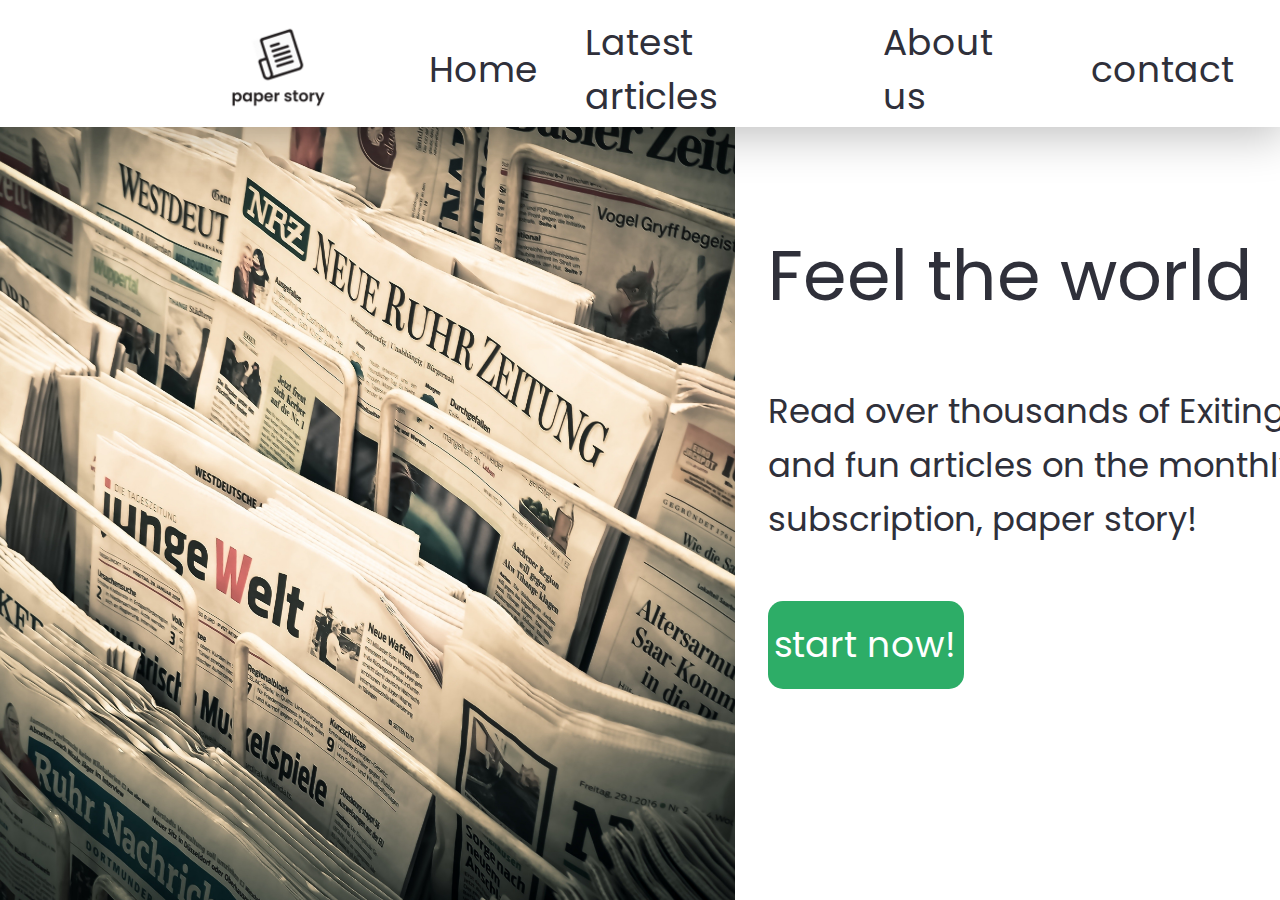
<file: index.html>
<!DOCTYPE html>
<html lang="en" dir="ltr">

<head>
  <meta charset="utf-8">
  <meta name="viewport" content="width=device-width, initial-scale=1">
  <meta http-equiv="X-UA-Compatible" content="ie=edge">
  <link rel="stylesheet" href="style.css">
  <link href="https://fonts.googleapis.com/css?family=Poppins&display=swap" rel="stylesheet">
  <link href="https://fonts.googleapis.com/css?family=Poppins:400,500&display=swap" rel="stylesheet">
  <link href="https://fonts.googleapis.com/css?family=Gochi+Hand&display=swap" rel="stylesheet">
  <link rel="stylesheet" href="https://stackpath.bootstrapcdn.com/bootstrap/4.3.1/css/bootstrap.min.css"
        integrity="sha384-ggOyR0iXCbMQv3Xipma34MD+dH/1fQ784/j6cY/iJTQUOhcWr7x9JvoRxT2MZw1T" crossorigin="anonymous">
  <link rel="stylesheet" href="media queries.css">
  <title>Papper Story</title>
</head>

<body id="body_index">
  <header class="navi">
    <nav class="rec_navi">
      <a href="home.html"><img class="logo" src="logo.png" alt="logo"></a>
      <a class="home_index" href="home.html">Home</a>
      <a class="latest_navi" href="#">Latest articles</a>
      <a class="abt_navi" href="#">About us</a>
      <a class="contact_navi" href="#">contact</a>
    </nav>
  </header>
  <div class="">
    <img class="back" src="background-landing.jpg" alt="background">
  </div>
  <div class="main_index">
    <div class="main_content_index">

      <p class="title_index">Feel the world</p>
      <p class="sub_title_index">Read over thousands of Exiting and fun articles on the monthly subscription, paper story!</p>

      <a href="home.html"><button class="start_button" type="button" name="start now"><a href="home.html" class="button_txt">start now!</a></button></a>
    </div>
  </div>
  <script src="https://code.jquery.com/jquery-3.3.1.slim.min.js"
      integrity="sha384-q8i/X++965DzO0rT7abK41JStQIAqVgRVzpbzo5smXKp4YfRvH+8abtTE1Pi6jizo"
      crossorigin="anonymous"></script>
  <script src="https://cdnjs.cloudflare.com/ajax/libs/popper.js/1.14.7/umd/popper.min.js"
      integrity="sha384-UO2eT0CpHqdSJQ6hJty5KVphtPhzWj9WO1clHTMGa3JDZwrnQq4sF86dIHNDz0W1"
      crossorigin="anonymous"></script>
  <script src="https://stackpath.bootstrapcdn.com/bootstrap/4.3.1/js/bootstrap.min.js"
      integrity="sha384-JjSmVgyd0p3pXB1rRibZUAYoIIy6OrQ6VrjIEaFf/nJGzIxFDsf4x0xIM+B07jRM"
      crossorigin="anonymous"></script>
</body>

</html>
</file>
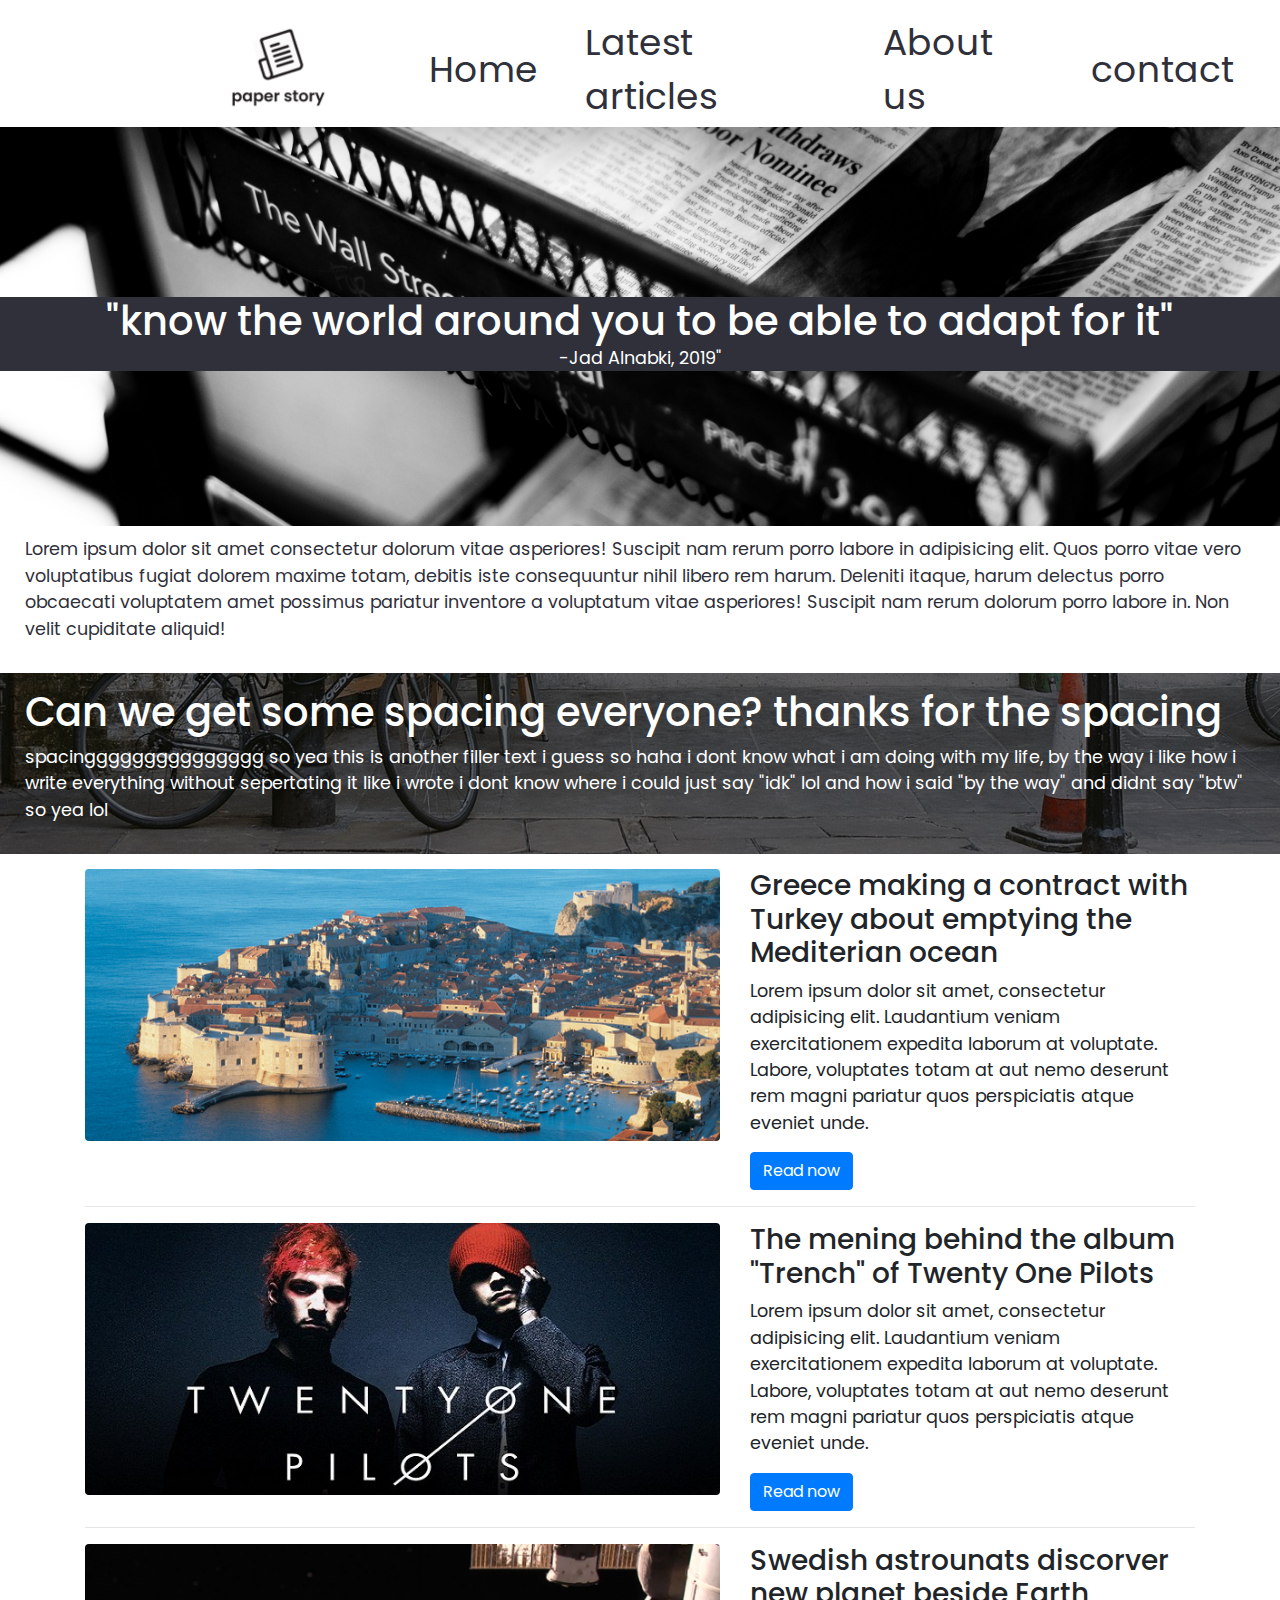
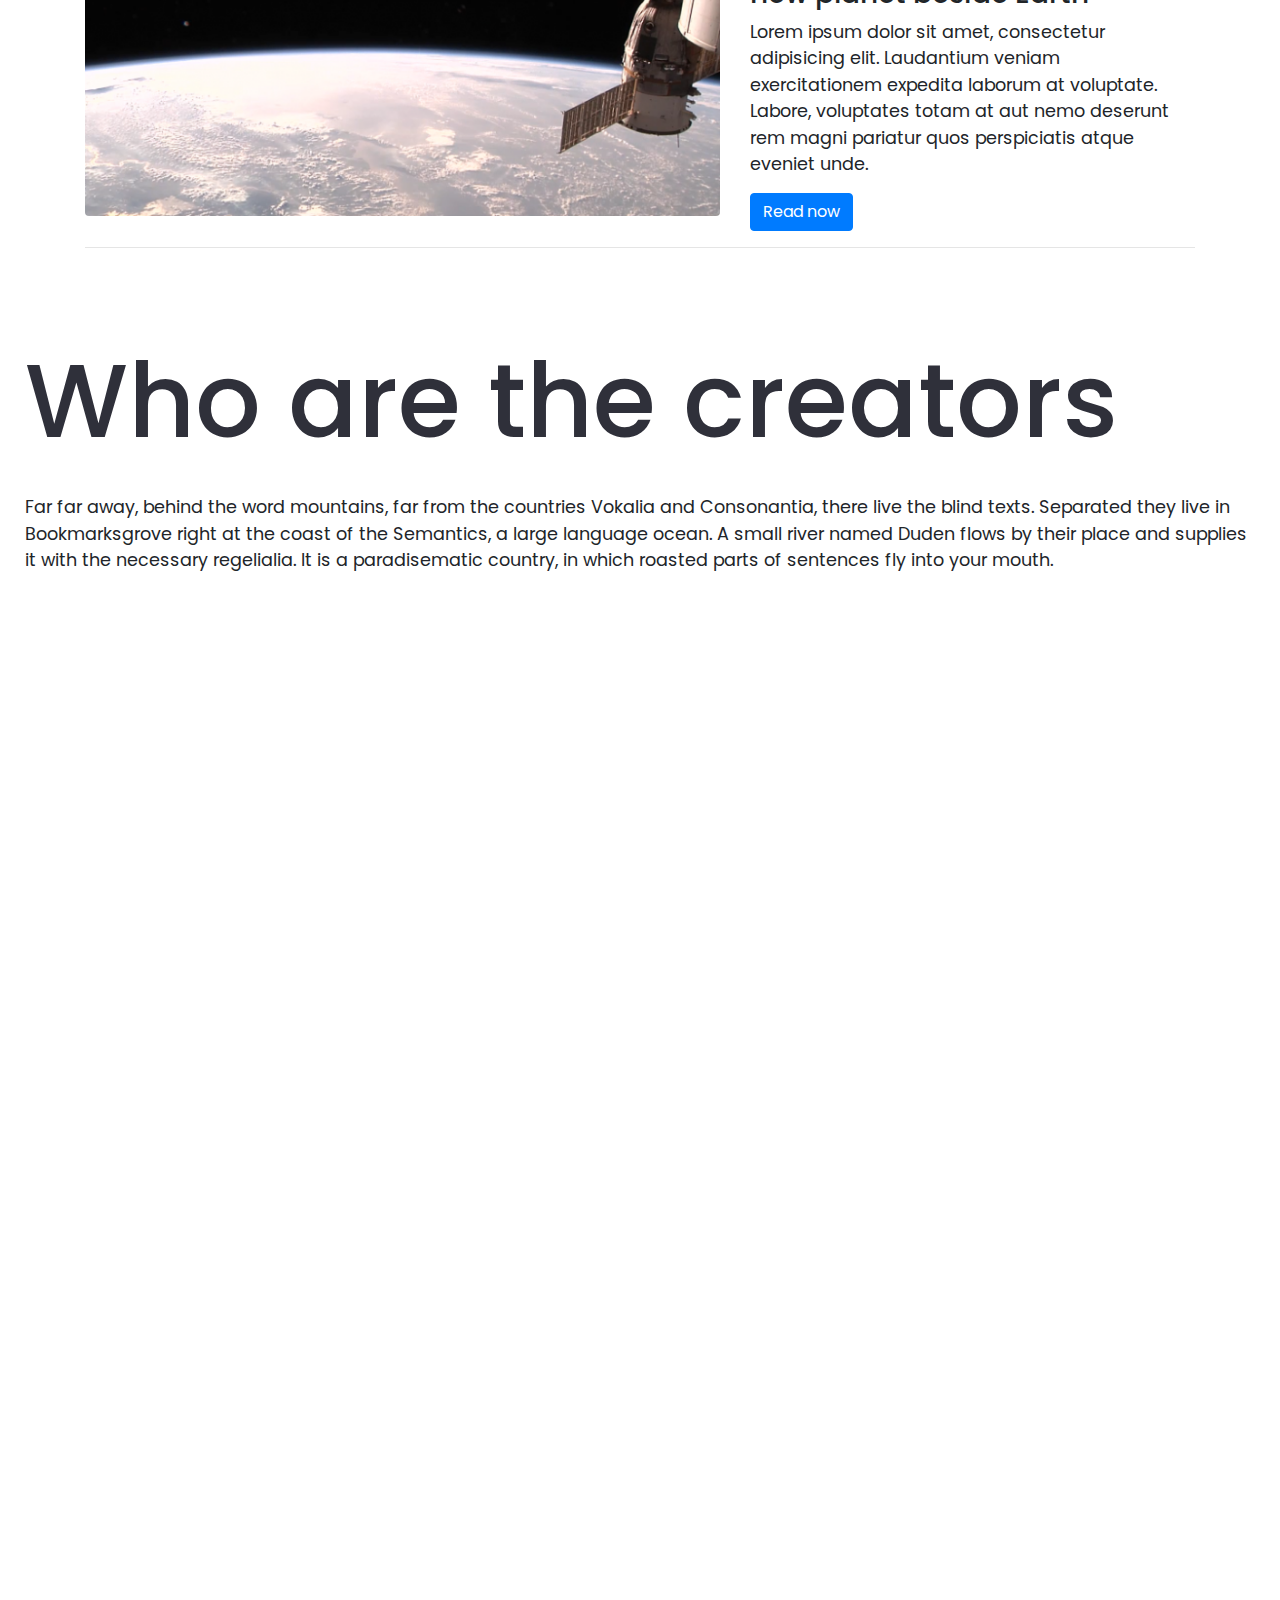
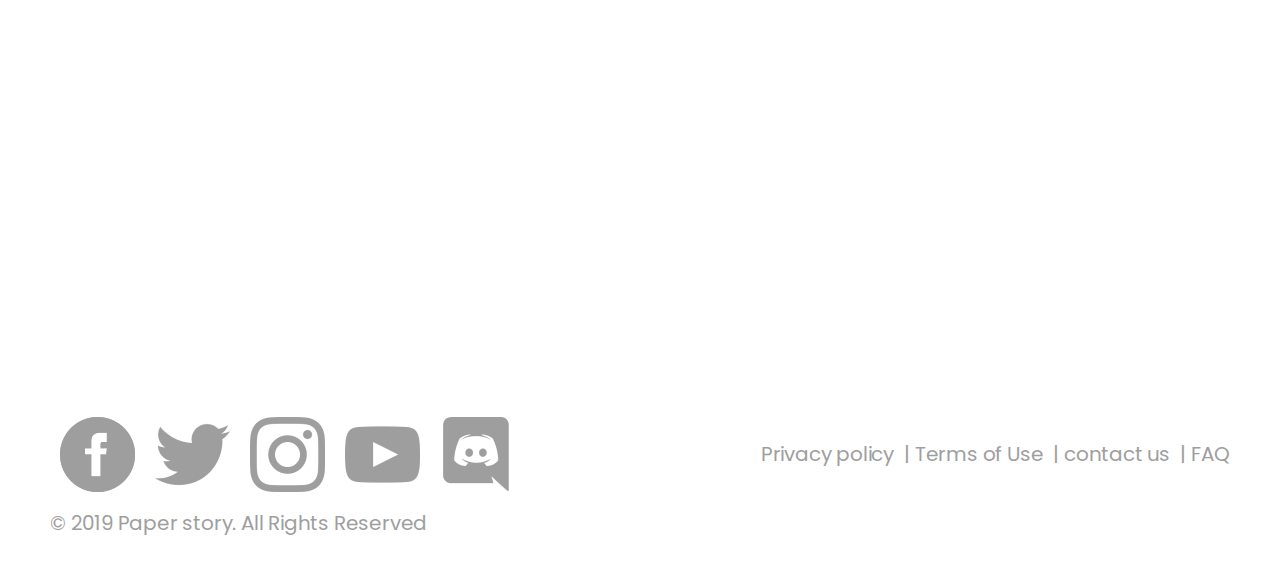
<file: home.html>
<!DOCTYPE html>
<html lang="en" dir="ltr">

<head>
  <meta charset="utf-8">
  <meta name="viewport" content="width=device-width, initial-scale=1">
  <meta http-equiv="X-UA-Compatible" content="ie=edge">
  <link rel="stylesheet" href="style.css">
  <link rel="stylesheet" href="parallax.css">
  <link rel="stylesheet" href="media queries.css">
  <link href="https://fonts.googleapis.com/css?family=Poppins&display=swap" rel="stylesheet">
  <link rel="stylesheet" href="https://stackpath.bootstrapcdn.com/bootstrap/4.3.1/css/bootstrap.min.css" integrity="sha384-ggOyR0iXCbMQv3Xipma34MD+dH/1fQ784/j6cY/iJTQUOhcWr7x9JvoRxT2MZw1T" crossorigin="anonymous">
  <link rel="shortcut icon" type="image/x-icon" href="faviicon.ico">
  <title>Papper story-home</title>
</head>

<body class="body-home">

  <header class="navi">
    <nav class="rec_navi">
      <a href="home.html"><img class="logo" src="logo.png" alt="logo"></a>
      <a class="home_index" href="home.html">Home</a>
      <a class="latest_navi" href="#">Latest articles</a>
      <a class="abt_navi" href="#">About us</a>
      <a class="contact_navi" href="#">contact</a>
    </nav>
  </header>

  <div id="first" class="container-nb transparent">
    <img class="quote_img" src="quote pic.jpg" alt="quote pic">
    <div class="quote">
      <h1 class="quote_title">"know the world around you to be able to adapt for it"</h1>
      <p class="subtitle_quote">-Jad Alnabki, 2019"</p>
    </div>
  </div>
  <div class="container-nb">
    <p class="sub_title_home">Lorem ipsum dolor sit amet consectetur dolorum vitae asperiores! Suscipit nam rerum porro labore in adipisicing elit. Quos porro vitae vero voluptatibus fugiat dolorem maxime totam, debitis iste consequuntur nihil libero rem harum. Deleniti itaque,
      harum delectus porro obcaecati voluptatem amet possimus pariatur inventore a voluptatum vitae asperiores! Suscipit nam rerum dolorum porro labore in. Non velit cupiditate aliquid!</p>

  </div>
  <div class="container-nb transparent">
    <h1>Can we get some spacing everyone? thanks for the spacing</h1>
    <p>spacinggggggggggggggg so yea this is another filler text i guess so haha i dont know what i am doing with my life, by the way i like how i write everything without sepertating it like i wrote i dont know where i could just say "idk" lol and how i
      said "by the way" and didnt say "btw" so yea lol</p>
  </div>
  <div class="container-nb">
    <div class="container">
      <div class="row">
        <div class="col-md-7">
          <a href="#">
         <img class="img-fluid rounded mb-3 mb-md-0" src="lorem_6.png" alt="">
       </a>
        </div>
        <div class="col-md-5">
          <h3>Greece making a contract with Turkey about emptying the Mediterian ocean</h3>
          <p>Lorem ipsum dolor sit amet, consectetur adipisicing elit. Laudantium veniam exercitationem expedita laborum at voluptate. Labore, voluptates totam at aut nemo deserunt rem magni pariatur quos perspiciatis atque eveniet unde.
          </p>
          <a class="btn btn-primary" href="#">Read now</a>
        </div>
      </div>
      <hr>
      <div class="row">
        <div class="col-md-7">
          <a href="#">
         <img class="img-fluid rounded mb-3 mb-md-0" src="lorem_5.jpg" alt="">
       </a>
        </div>
        <div class="col-md-5">
          <h3>The mening behind the album "Trench" of Twenty One Pilots</h3>
          <p>Lorem ipsum dolor sit amet, consectetur adipisicing elit. Laudantium veniam exercitationem expedita laborum at voluptate. Labore, voluptates totam at aut nemo deserunt rem magni pariatur quos perspiciatis atque eveniet unde.
          </p>
          <a class="btn btn-primary" href="#">Read now</a>
        </div>
      </div>
      <hr>
      <div class="row">
        <div class="col-md-7">
          <a href="#">
         <img class="img-fluid rounded mb-3 mb-md-0" src="lorem_7.png" alt="">
       </a>
        </div>
        <div class="col-md-5">
          <h3>Swedish astrounats discorver new planet beside Earth</h3>
          <p>Lorem ipsum dolor sit amet, consectetur adipisicing elit. Laudantium veniam exercitationem expedita laborum at voluptate. Labore, voluptates totam at aut nemo deserunt rem magni pariatur quos perspiciatis atque eveniet unde.
          </p>
          <a class="btn btn-primary" href="#">Read now</a>
        </div>
      </div>
      <hr>
    </div>
  </div>
  <div class="container-nb transparent"></div>
  <div class="container-nb">
    <!--<img class="logo_abt" src="logo.png" alt="background">-->
    <p class="title_abt">Who are the creators</p>
    <p class="sub_title_abt"> Far far away, behind the word mountains, far from the countries Vokalia and Consonantia, there live the blind texts. Separated they live in Bookmarksgrove right at the coast of the Semantics, a large language ocean. A small river named Duden flows
      by their place and supplies it with the necessary regelialia. It is a paradisematic country, in which roasted parts of sentences fly into your mouth.</p>
  </div>
  <div class="container-nb transparent">
    <h1>ok i swear the hardest thing is naming stuff and writing filler texts</h1>
    <p>hey this is the desc of google trends</p>
  </div>
  <div id="trends" class="container-nb">
    <iframe class="trends" src="https://trends.google.com/trends/embed/explore/TIMESERIES?req=%7B%22comparisonItem%22%3A%5B%7B%22keyword%22%3A%22paper%20story%22%2C%22geo%22%3A%22%22%2C%22time%22%3A%22today%205-y%22%7D%2C%7B%22keyword%22%3A%22folkbladet%22%2C%22geo%22%3A%22%22%2C%22time%22%3A%22today%205-y%22%7D%5D%2C%22category%22%3A0%2C%22property%22%3A%22%22%7D&tz=420&eq=date%3Dtoday%25205-y%26q%3Dpaper%2520story%2Cfolkbladet"
      frameborder="0"></iframe>
  </div>
  <div class="container-nb transparent">
    <h1>ok i dont know what the hell is wrong with this thing so yea were fricked boiis</h1>
    <p>hello im text between both the graph and the map</p>
  </div>
  <div class="container-nb">
    <iframe class="map" src="https://www.google.com/maps/embed?pb=!1m18!1m12!1m3!1d154520.93093032084!2d17.841971566066515!3d59.32624196691684!2m3!1f0!2f0!3f0!3m2!1i1024!2i768!4f13.1!3m3!1m2!1s0x465f763119640bcb%3A0xa80d27d3679d7766!2sStockholm!5e1!3m2!1ssv!2sse!4v1560761713049!5m2!1ssv!2sse"
      width="750" height="357" frameborder="0" style="border:0" allowfullscreen></iframe>
  </div>
  <div id="last" class="container-nb transparent"></div>
  <footer>
    <div class="footer">
      <ul id="social-media">
        <li><img class="facebook" src="facebook.png" alt="idk"></li>
        <li><img class="twitter" src="twitter.png" alt="idk"></li>
        <li><img class="insta" src="insta.png" alt="idk"></li>
        <li><img class="youtube" src="youtube.png" alt="idk"></li>
        <li><img class="discord" src="discord.png" alt="idk"></li>
      </ul>
      <nav>
        <ul id="credits">
          <li>
            <a id="footer-sub_text" href="#">Privacy policy</a>
            <span>|</span>
          </li>
          <li>
            <a id="footer-sub_text" href="#">Terms of Use</a>
            <span>|</span>
          </li>
          <li>
            <a id="footer-sub_text" href="#">contact us</a>
            <span>|</span>
          </li>
          <li>
            <a id="footer-sub_text" href="#">FAQ</a>
          </li>
        </ul>
      </nav>
      <p id="credits" class="footer-text">© 2019 Paper story. All Rights Reserved</p>
    </div>
  </footer>

</body>

</html>
</file>
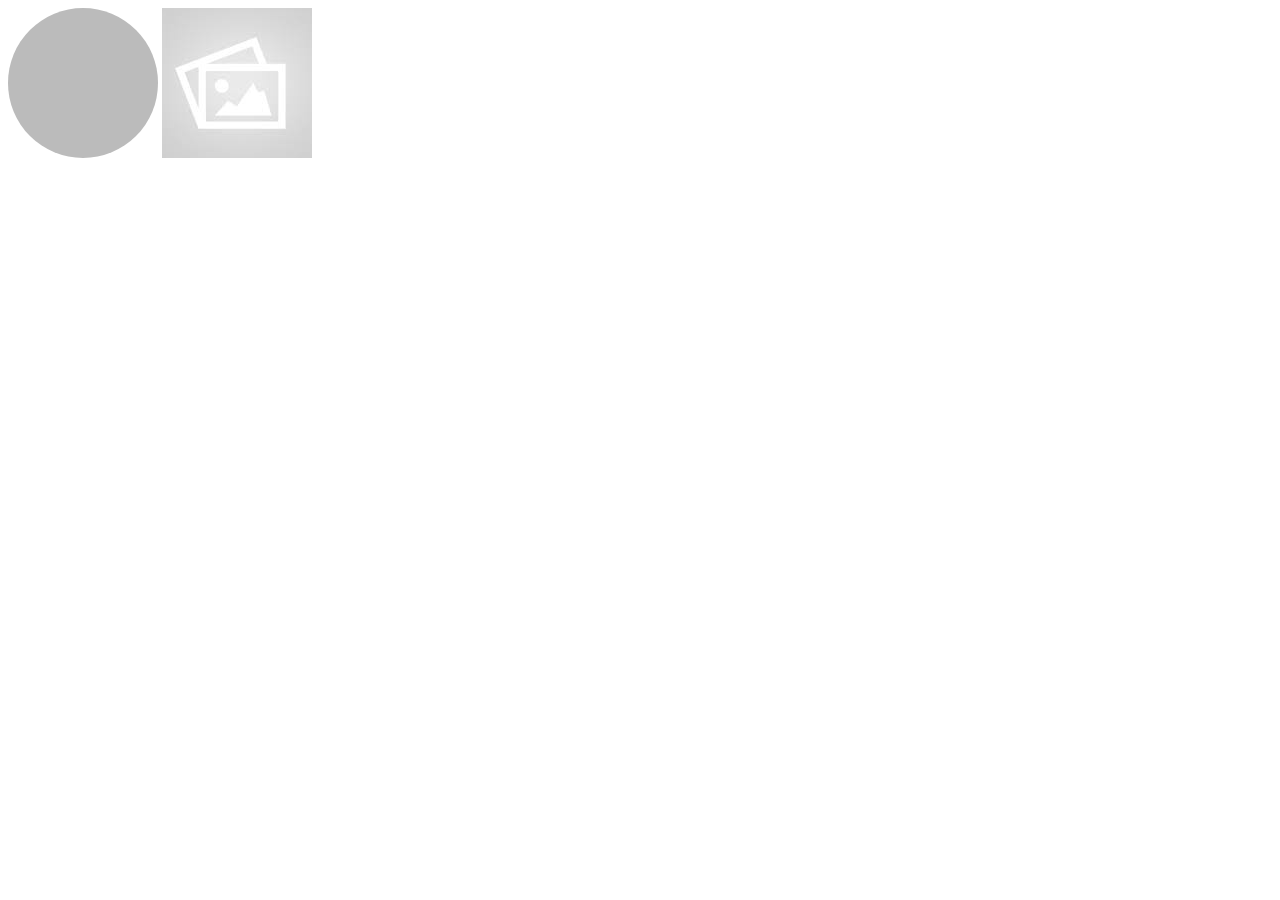
<file: test.html>
<!DOCTYPE html>
<html lang="en">

<head>
  <meta charset="UTF-8">
  <meta name="viewport" content="width=device-width, initial-scale=1.0">
  <meta http-equiv="X-UA-Compatible" content="ie=edge">
  <link href="https://fonts.googleapis.com/css?family=Economica&display=swap" rel="stylesheet">
  <link href="https://fonts.googleapis.com/css?family=Open+Sans&display=swap" rel="stylesheet">
  <title>Document</title>
  <style type="text/css">
    .title_article {
      font-size: 30px;
      font-family: 'Economica', sans-serif;
      color: #2f303a;
    }

    .sub_title_article {
      font-size: 16px;
      font-family: 'Open Sans', sans-serif;
      font-weight: 700;
      color: #2f303a;
    }

    .main_text_article {
      font-size: 14px;
      font-family: 'Open Sans', sans-serif;
      color: #2f303a;
    }

    .text_article img {
      display: block;
      width: 300px;
    }

    .dot {
    height: 150px;
    width: 150px;
    background-color: #bbb;
    border-radius: 50%;
    display: inline-block;
    mask:
    }
  </style>
</head>

<body>
  <span class="dot"></span>
  <img src="article/image 2.png" alt="hello">
</body>

</html>
</file>
<file: style.css>
* {
  box-sizing: border-box;
}

.html {
  height: 100%;
  margin: 0px;
  scroll-behavior: smooth;
}

.body {
  height: 100%;
  margin: 0px;
}

#content {
  background-color: rgba(0, 0, 0, 0.6);
}

a {
  text-decoration: none;
}

.back {
  background-repeat: no-repeat;
  background-size: cover;
  background: linear-gradient(
      107deg,
      rgba(41, 58, 196, 0.55) 0%,
      rgba(45, 173, 103, 0.5634628851540616) 100%
    ),
    url(background-landing.jpg);
  position: relative;
  width: 66.4%;
  height: 99.8%;
  left: 0px;
  top: 2px;
  z-index: 50;
  position: absolute;
  background-size: cover;
  object-fit: cover;
}
/* <navi> */

.navi {
  color: white;
  position: fixed;
  width: 100%;
  height: 127px;
  left: 0px;
  top: 0px;
  box-shadow: 5px 9px 45px rgba(0, 0, 0, 0.25);
  z-index: 100;
}

.rec_navi {
  position: absolute;
  width: 2573px;
  height: 127px;
  left: 0px;
  top: 0px;
  background: #ffffff;
}

.logo {
  position: relative;
  width: 124px;
  height: 124px;
  left: 8.4%;
  top: 2px;
  background: url(Frame 3png);
  z-index: 100;
}

.contact_navi {
  position: absolute;
  width: 147px;
  height: 54px;
  left: 1091px;
  top: 43px;

  font-style: normal;
  font-family: Poppins;
  font-weight: normal;
  font-size: 36px;
  line-height: 54px;
  z-index: 90;

  color: #2f303a;
  text-decoration: none;
}

.abt_navi {
  position: absolute;
  width: 160px;
  height: 54px;
  left: 883px;
  top: 43px;
  font-family: Poppins;
  font-style: normal;
  font-weight: normal;
  font-size: 36px;
  line-height: 54px;
  align-items: center;
  display: flex;
  color: #2f303a;
  text-decoration: none;
}

.latest_navi {
  position: absolute;
  width: 249px;
  height: 54px;
  left: 585px;
  top: 43px;
  font-family: Poppins;
  font-style: normal;
  font-weight: normal;
  font-size: 36px;
  line-height: 54px;
  display: flex;
  align-items: center;
  color: #2f303a;
  text-decoration: none;
}

.latest_navi:hover,
.home_index:hover,
.abt_navi:hover,
.contact_navi:hover {
  color: #2f303a;
  text-decoration: none;
}

.title_index {
  position: absolute;
  width: 553px;
  height: 10px;
  left: 70.45%;
  top: 271px;

  font-family: Poppins;
  font-style: normal;
  font-weight: normal;
  font-size: 80px;
  line-height: 120px;
  /* identical to box height */

  display: flex;
  align-items: center;

  color: #2f303a;
}

.sub_title_index {
  position: absolute;
  width: 583px;
  height: 100px;
  left: 70.45%;
  top: 415px;

  font-family: "Poppins", sans-serif;
  font-style: normal;
  font-weight: normal;
  font-size: 36px;
  line-height: 54px;
  display: flex;
  align-items: center;

  color: #2f303a;
}

.start_button {
  position: absolute;
  width: 196px;
  height: 88px;
  left: 70.45%;
  top: 601px;
  transition: background-color 0.8s ease;
  background-color: #2dad67;

  background: #2dad67;
  border-radius: 15px;
  border: none;
  outline: none;
}

.start_button:hover {
  transition: background-color 0.8s ease;
  background-color: #269458;
}

.button_txt {
  font-family: "Poppins", sans-serif;
  font-style: normal;
  font-weight: normal;
  font-size: 36px;
  line-height: 54px;
  display: flex;
  align-items: center;
  text-decoration: none;
  color: white;
}

.button_txt:hover {
  text-decoration: none;
  color: #ffffff;
}

.home_index {
  position: absolute;
  width: 108px;
  height: 54px;
  left: 429px;
  top: 43px;

  font-family: Poppins;
  font-style: normal;
  font-weight: normal;
  font-size: 36px;
  line-height: 54px;
  display: flex;
  align-items: center;
  color: #2f303a;
  text-decoration: none;
}

.map {
  display: block;
  margin-left: auto;
  margin-right: auto;
  width: 50%;
}

.title_abt {
  position: relative;

  font-family: Poppins;
  font-style: normal;
  font-weight: 500;
  font-size: 103px;
  line-height: 154px;
  /* identical to box height */

  display: flex;
  align-items: center;

  color: #2f303a;
}

.sub_title_abt {
}

.logo_abt {
  position: relative;
  top: -132px;
  left: 8.33%;
  width: 619px;
  height: 619px;

  border: 16px solid #2f303a;
  box-sizing: border-box;
  box-shadow: -16px 33px 45px rgba(0, 0, 0, 0.25);
}

.gallery {
  display: inline-block;
  border: 10px solid #2dad67;
  box-sizing: border-box;
}

.gallery img {
  width: 100%;
  height: 100%;
  object-fit: cover;
}

.art {
   padding: 0 !important;
   height: 500px;

}

.article_gallery {
  display: flex;
  height: 100%;
  width: 1054px !important;
}

.article_gallery:last-of-type {
      float: right;
}

.article-thumbnail {}

#article_gallery {

}

.article_text {
  display: inline-block;
  width: 53%;
  margin-right: 105px;
}

.article-title {
  font-family: Poppins;
  font-style: normal;
  font-weight: 500;
  font-size: 69px;
  line-height: 126px;
  display: flex;
  align-items: center;

  color: #2F303A;
}
</file>
<file: media queries.css>
@media only screen and (max-width: 1920px) {
  .back {
    height: 100.8%;
  }
}

@media only screen and (max-width: 1680px) {
  .title_index {
    position: absolute;
    width: 553px;
    height: 10px;
    left: 64.45%;
    top: 271px;

    font-family: Poppins;
    font-style: normal;
    font-weight: normal;
    font-size: 70px;
    line-height: 120px;
    /* identical to box height */

    display: flex;
    align-items: center;

    color: #2f303a;
  }

  .sub_title_index {
    left: 64.45%;
  }

  .start_button {
    left: 64.45%;
  }

  .back {
    background-repeat: no-repeat;
    background-size: cover;
    background-attachment: fixed;
    background: linear-gradient(
        107deg,
        rgba(41, 58, 196, 0.55) 0%,
        rgba(45, 173, 103, 0.5634628851540616) 100%
      ),
      url(background-landing.jpg);
    position: relative;
    width: 60.4%;
    height: 99.8%;
    left: 0px;
    top: 2px;
    z-index: 50;
    position: absolute;
    background-size: cover;
    object-fit: cover;
  }
}

@media screen and (max-width: 1519px) {
  .back {
    width: 57.4%;
  }

  .sub_title_index {
    left: 60%;
    font-size: 34px;
  }

  .title_index{
    left: 60%;
  }

  .start_button {
    left: 60%;
  }
}
@media screen and (max-width: 1205px) {
  .back {
    height: 99.8%;
  }

  .logo {
    position: absolute;
    top: 0px;
    left: 0px;
  }
  .home_index {
    left: 150px;
  }

  .latest_navi {
    left: 283px;
  }

  .abt_navi {
    display: none;
  }

  .contact_navi {
    left: 559px;
  }
}

@media screen and (max-width: 950px) {
  .quote_title {
    font-size: 30px;
  }

  .document {
    width: 100%;
    height: 500px;
    outline: none;
  }

  footer ul {
    margin-bottom: 0;
 }

 footer nav {
    margin: auto;
 }

 footer p {
    margin: 10px auto;
    text-align: center;
 }
 footer img {
   display: block;
 }
}

@media screen and (max-width: 820px) {
  .quote_title {
    font-size: 25px;
  }
}

@media screen and (max-width: 780px) {
  html {
    min-height: 100%;
  }

  #body_index {
    background-repeat: no-repeat;
    background-size: cover;
    background-attachment: fixed;
    background: linear-gradient(
        107deg,
        rgba(41, 58, 196, 0.55) 0%,
        rgba(45, 173, 103, 0.5634628851540616) 100%
      ),
      url(background-landing.jpg);
  }

  .back {
    display: none;
  }

  .title_index {
    text-align: center !important;
    position: absolute;
    color: white;
  }
  .sub_title_index {
    text-align: center !important;
    position: absolute;
    color: white;
  }
  .start_button {
    text-align: center;
    position: absolute;
    color: white;
  }

  .center1 {
    line-height: 200px;
    height: 200px;
    border: 3px solid green;
    text-align: center;
  }

  .quote_title {
    font-size: 20px;
  }

  .main_content_index {
    display: block;
    margin-left: auto;
    margin-right: auto;
    text-align: center;
    width: 50%;
    border: green 5px;
  }

  .spotify {
    width: 100%;
  }

  .map {
    width: 100%;
  }
}

@media screen and (max-width: 689px) {
  footer li {
    flex: 1 1 100%;
  }
}

@media screen and (max-width: 635px) {
  .jumpsuit {
    width: 182px;
  }
}

@media screen and (max-width: 575px) {
  footer span {
    display: none;
  }

  footer li {
     display: block;
  }

}
</file>
<file: parallax.css>
.body-home {
  margin: 0;
  background: linear-gradient(
      315deg,
      rgba(0, 0, 0, 0.6) 0%,
      rgba(0, 0, 0, 0.6) 100%
    ),
    url("background-home.jpg") center / cover no-repeat fixed;
  background-attachment: fixed;
}

p {
  margin: 0;
}

.container-nb {
  background-color: #fff;
  padding: 15px 25px;
  font-family: "Poppins", sans-serif;
  font-size: 1.1em;
  margin: 0px;
  box-sizing: border-box;
}

.transparent {
  background-color: transparent;
  color: #fff;
  margin-top: 0px;
}

.sub_title_home {
  color: #2f303a;
  font-family: "Poppins", sans-serif;
}

#first {
  margin-top: 0px;
  padding: 0;
}

.quote_title {
  text-align: center;
  margin: 0;
  background-color: #2f303a;
}

.quote_img {
  position: relative;
  top: 26px;
  display: block;
  margin-left: auto;
  width: 100%;
  height: 500px;
  object-fit: cover;
}

.subtitle_quote {
  text-align: center;
  margin: 0;
  background-color: #2f303a;
}

.quote {
  margin-top: -53px;
  position: relative;
  top: -150px;
}

.trends {
  width: 100%;
  height: 410px;
}

.spotify {
  display: block;
  margin-left: auto;
  margin-right: auto;
  width: 50%;
}

.document {
  display: block;
  margin-left: auto;
  margin-right: auto;
  width: 100%;
  height: 500px;
  outline: none;
}

#last {
  margin-top: 200px;
  padding: 0;
}

footer {
  background-color: #fff;
  padding: 25px 50px;
  font-family: 'roboto', sans-serif;
  letter-spacing: -0.2px;
  color: #9E9E9E;
}

footer .footer {
  display: flex;
  justify-content: space-between;
  flex-wrap: wrap;
  align-items: center;
}

footer ul {
  display: flex;
  padding-left: 0;
}

#credits {
  font-family: Poppins;
  font-style: normal;
  font-weight: normal;
  font-size: 20px;
  line-height: 30px;
  display: flex;
  align-items: center;
  text-align: center;
  color: #9E9E9E;
  text-decoration: none;
  list-style-type: none;
}

#footer-sub_text {
  color: #9E9E9E;
  transition: color 0.8s ease;
  text-decoration: none;

}

#footer-sub_text:hover {
  color: #2dad67;
}

footer span {
  margin: 0 5px;
}

ul img {
  margin: 0 10px;
}

#social-media {
  text-decoration: none;
  list-style-type: none;
}

.facebook {
  background: url('facebook.png')
}

.facebook:hover {
  background: url("facebook_c.png");
}

.youtube:hover{
  background: url("youtube_c.png");
}

.twitter:hover{
  background: url("twitter_c.png");
}

.insta:hover{
  background: url("insta_c.png");
}

.discord:hover{
  background: url("discord_c.png");
}
</file>
